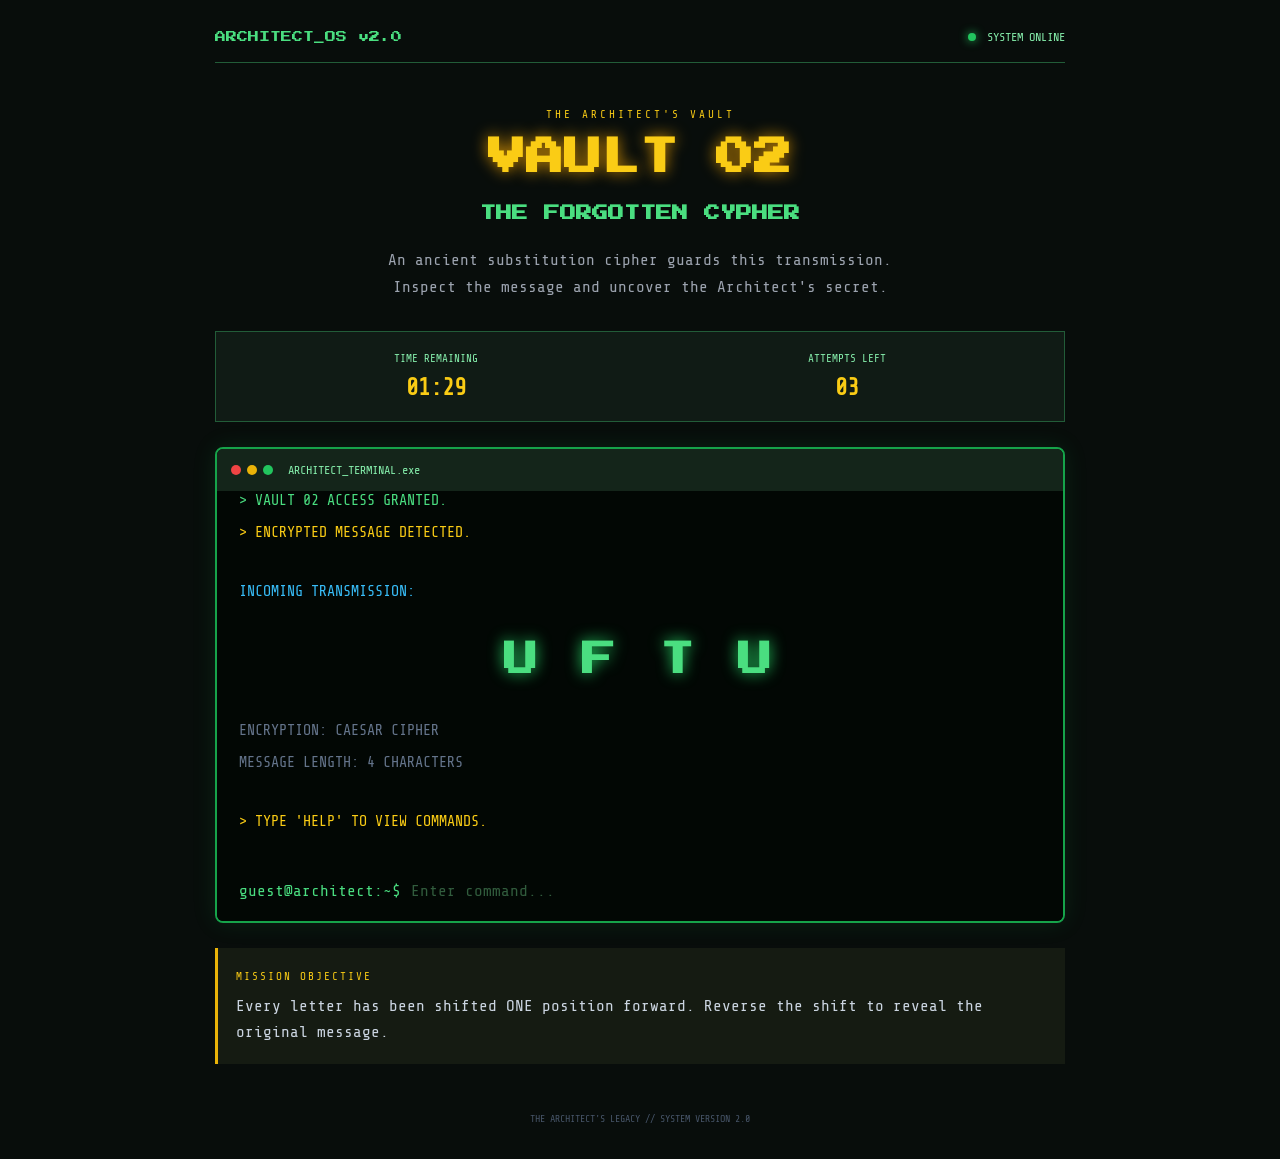
<file: vault2.html>
<!DOCTYPE html>
<html lang="en">
<head>
    <meta charset="UTF-8">
    <meta name="viewport" content="width=device-width, initial-scale=1.0">
    <title>Vault 2 - Forgotten Cipher</title>

    <link rel="stylesheet" href="vault2.css">

    <link href="https://fonts.googleapis.com/css2?family=Press+Start+2P&family=Share+Tech+Mono&display=swap" rel="stylesheet">
</head>

<body>

    <main class="vault-wrapper">

        <header class="top-bar">
            <div class="system-name">ARCHITECT_OS v2.0</div>
            <div class="system-status">
                <span class="status-dot"></span>
                SYSTEM ONLINE
            </div>
        </header>

        <section class="intro">
            <p class="eyebrow">THE ARCHITECT'S VAULT</p>
            <h1>VAULT 02</h1>
            <h2>THE FORGOTTEN CYPHER</h2>
            <p class="description">
                An ancient substitution cipher guards this transmission.
                Inspect the message and uncover the Architect's secret.
            </p>
        </section>

        <section class="game-hud">
            <div>
                <span>TIME REMAINING</span>
                <strong id="timer">01:30</strong>
            </div>

            <div>
                <span>ATTEMPTS LEFT</span>
                <strong id="attempts">03</strong>
            </div>
        </section>

        <section class="terminal-window">

            <div class="terminal-header">
                <div class="terminal-dots">
                    <span></span>
                    <span></span>
                    <span></span>
                </div>

                <span>ARCHITECT_TERMINAL.exe</span>
            </div>

            <div class="terminal-screen" id="terminal">

                <div class="terminal-output" id="terminalOutput">
                    <p class="green">> INITIALIZING ARCHITECT_OS...</p>
                    <p class="green">> CONNECTION ESTABLISHED.</p>
                    <p class="green">> VAULT 02 ACCESS GRANTED.</p>
                    <p class="yellow">> ENCRYPTED MESSAGE DETECTED.</p>
                    <br>
                    <p class="cyan">INCOMING TRANSMISSION:</p>
                    <h2 class="cipher-text">U F T U</h2>
                    <p class="muted">ENCRYPTION: CAESAR CIPHER</p>
                    <p class="muted">MESSAGE LENGTH: 4 CHARACTERS</p>
                    <br>
                    <p class="yellow">> TYPE 'HELP' TO VIEW COMMANDS.</p>
                    <br>
                </div>

                <form id="terminalForm" autocomplete="off">
                    <label for="commandInput">guest@architect:~$</label>

                    <input
                        type="text"
                        id="commandInput"
                        placeholder="Enter command..."
                        autocomplete="off"
                        spellcheck="false"
                        autofocus
                    >

                </form>

            </div>

        </section>

        <div class="hint-panel">
            <span>MISSION OBJECTIVE</span>
            <p>
                Every letter has been shifted ONE position forward.
                Reverse the shift to reveal the original message.
            </p>
        </div>

        <div id="gameMessage" class="game-message"></div>

        <button id="restartBtn" class="restart-btn">
            RESTART VAULT
        </button>

        <button id="nextVaultBtn" class="next-btn">
            PROCEED TO VAULT 3 →
        </button>

        <footer>
            THE ARCHITECT'S LEGACY // SYSTEM VERSION 2.0
        </footer>

    </main>

    <script src="vault2.js"></script>

</body>
</html>
</file>
<file: vault2.css>
* {
    margin: 0;
    padding: 0;
    box-sizing: border-box;
}

body {
    background: #080d0b;
    color: #4ade80;
    font-family: 'Share Tech Mono', monospace;
    min-height: 100vh;
    padding: 30px 15px;
}

.vault-wrapper {
    max-width: 850px;
    margin: auto;
}

.top-bar {
    display: flex;
    justify-content: space-between;
    align-items: center;
    border-bottom: 1px solid #225c38;
    padding-bottom: 18px;
}

.system-name {
    font-family: 'Press Start 2P', cursive;
    font-size: 11px;
    color: #4ade80;
}

.system-status {
    font-size: 12px;
    color: #86efac;
}

.status-dot {
    display: inline-block;
    width: 8px;
    height: 8px;
    background: #22c55e;
    border-radius: 50%;
    margin-right: 5px;
    box-shadow: 0 0 10px #22c55e;
}

.intro {
    text-align: center;
    margin: 45px 0 30px;
}

.eyebrow {
    font-size: 11px;
    color: #facc15;
    letter-spacing: 3px;
    margin-bottom: 18px;
}

.intro h1 {
    font-family: 'Press Start 2P', cursive;
    font-size: clamp(25px, 5vw, 38px);
    color: #facc15;
    margin-bottom: 20px;
    text-shadow: 0 0 15px #ca8a04;
}

.intro h2 {
    font-family: 'Press Start 2P', cursive;
    font-size: clamp(11px, 2vw, 16px);
    line-height: 2;
    color: #4ade80;
}

.description {
    color: #9ca3af;
    max-width: 570px;
    margin: 18px auto 0;
    line-height: 1.7;
}

.game-hud {
    display: flex;
    justify-content: space-around;
    gap: 15px;
    margin: 25px 0;
    background: #101b15;
    border: 1px solid #225c38;
    padding: 20px;
    text-align: center;
}

.game-hud div {
    display: flex;
    flex-direction: column;
    gap: 10px;
}

.game-hud span {
    font-size: 11px;
    color: #86efac;
}

.game-hud strong {
    font-size: 23px;
    color: #facc15;
}

.terminal-window {
    border: 2px solid #16a34a;
    border-radius: 8px;
    overflow: hidden;
    background: #020704;
    box-shadow: 0 0 25px rgba(34, 197, 94, 0.12);
}

.terminal-header {
    background: #14251a;
    padding: 14px;
    display: flex;
    align-items: center;
    gap: 15px;
    font-size: 12px;
    color: #86efac;
}

.terminal-dots {
    display: flex;
    gap: 6px;
}

.terminal-dots span {
    width: 10px;
    height: 10px;
    border-radius: 50%;
    background: #ef4444;
}

.terminal-dots span:nth-child(2) {
    background: #eab308;
}

.terminal-dots span:nth-child(3) {
    background: #22c55e;
}

.terminal-screen {
    position: relative;
    min-height: 350px;
    max-height: 430px;
    overflow-y: auto;
    padding: 22px;
    background:
        repeating-linear-gradient(
            transparent,
            transparent 2px,
            rgba(0, 0, 0, 0.13) 3px
        ),
        #020704;
}

.terminal-output {
    line-height: 1.8;
    font-size: 15px;
    overflow-wrap: anywhere;
}

.terminal-output p {
    margin-bottom: 5px;
}

.green {
    color: #4ade80;
}

.yellow {
    color: #facc15;
}

.cyan {
    color: #38bdf8;
}

.muted {
    color: #64748b;
}

.cipher-text {
    font-family: 'Press Start 2P', cursive;
    font-size: clamp(23px, 5vw, 34px);
    letter-spacing: 5px;
    text-align: center;
    color: #4ade80;
    margin: 25px 0;
    text-shadow: 0 0 15px #22c55e;
}

#terminalForm {
    display: flex;
    align-items: center;
    gap: 10px;
    margin-top: 15px;
}

#terminalForm label {
    color: #4ade80;
    white-space: nowrap;
}

#commandInput {
    background: transparent;
    border: none;
    outline: none;
    color: #4ade80;
    font-family: inherit;
    font-size: 16px;
    width: 100%;
    caret-color: #facc15;
}

#commandInput::placeholder {
    color: #315c3d;
}

.hint-panel {
    border-left: 3px solid #eab308;
    background: #151b12;
    padding: 18px;
    margin-top: 25px;
}

.hint-panel span {
    color: #facc15;
    font-size: 11px;
    letter-spacing: 2px;
}

.hint-panel p {
    margin-top: 10px;
    color: #cbd5e1;
    line-height: 1.6;
}

.game-message {
    text-align: center;
    margin: 20px 0;
    font-size: 13px;
    line-height: 1.8;
}

.restart-btn,
.next-btn {
    display: none;
    margin: 15px auto;
    padding: 15px 22px;
    border: none;
    cursor: pointer;
    font-family: 'Press Start 2P', cursive;
    font-size: 10px;
}

.restart-btn {
    background: #dc2626;
    color: white;
}

.next-btn {
    background: #eab308;
    color: #111827;
}

.restart-btn:hover,
.next-btn:hover {
    filter: brightness(1.2);
    transform: translateY(-2px);
}

footer {
    text-align: center;
    color: #475569;
    font-size: 10px;
    margin-top: 45px;
    line-height: 2;
}

@media (max-width: 550px) {
    body {
        padding: 20px 12px;
    }

    .system-name {
        font-size: 8px;
    }

    .terminal-screen {
        padding: 15px;
    }

    .terminal-output {
        font-size: 13px;
    }

    #terminalForm {
        flex-wrap: wrap;
    }

    #terminalForm label {
        font-size: 13px;
    }

    .game-hud strong {
        font-size: 19px;
    }
}
</file>
